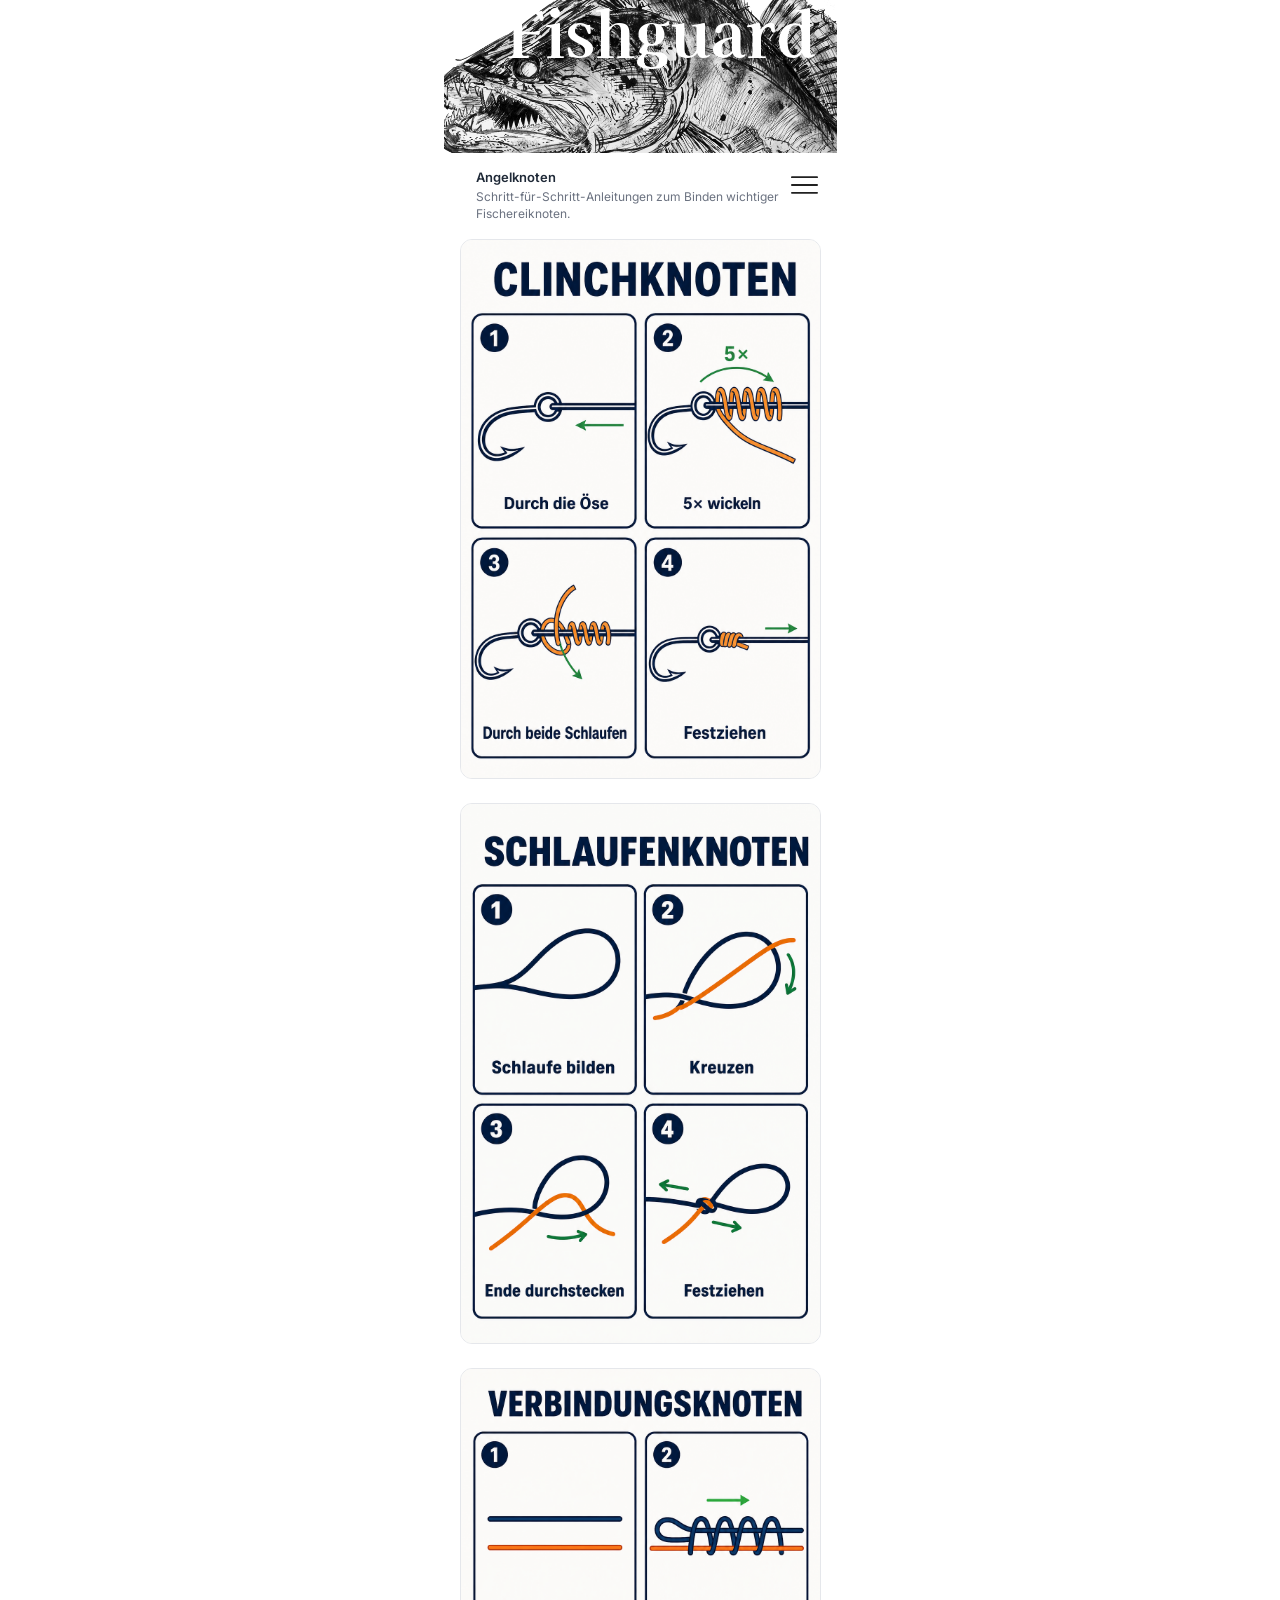
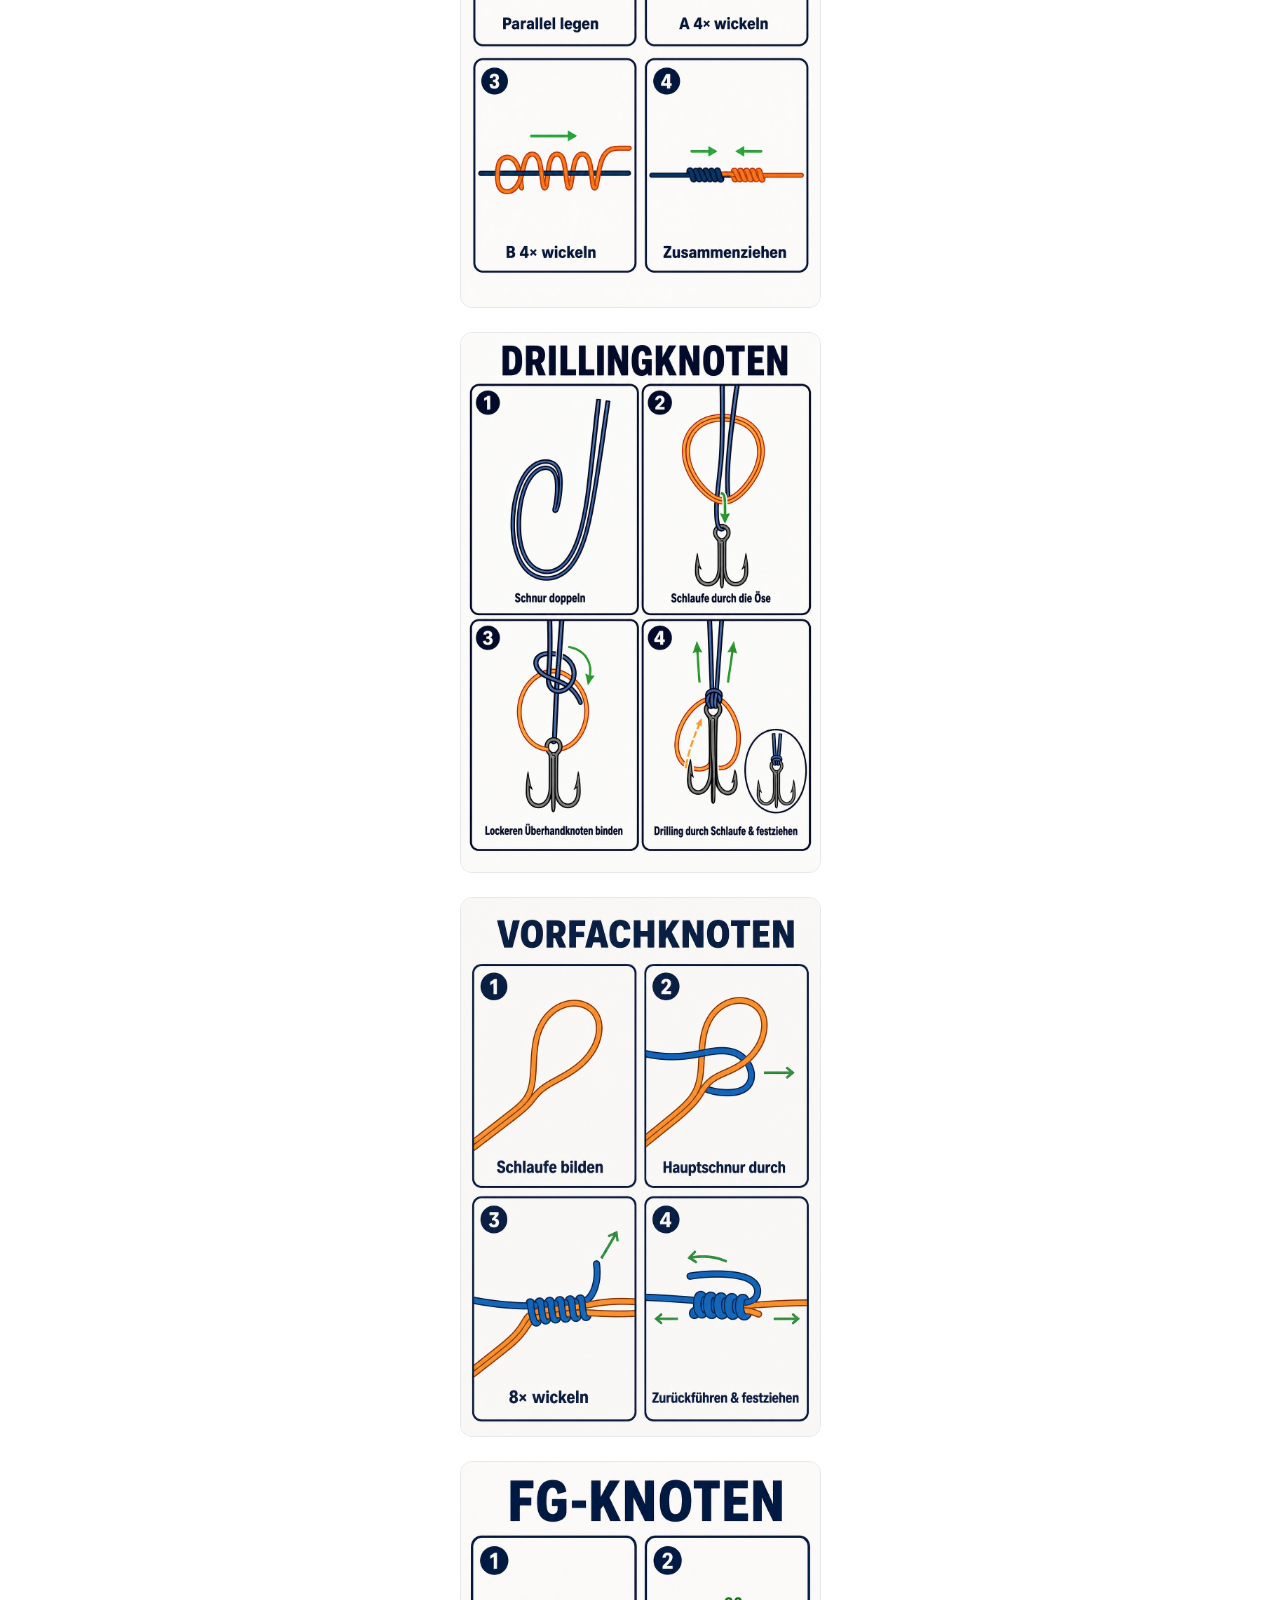
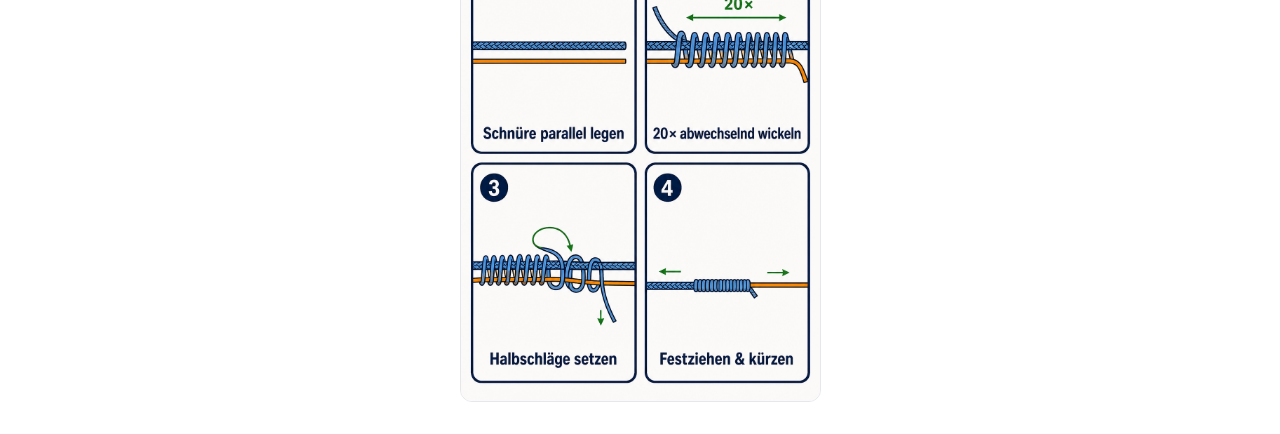
<file: knoten.html>
<!DOCTYPE html>
<html lang="de">
  <head>
    <meta charset="UTF-8" />
    <meta name="viewport" content="width=device-width, initial-scale=1.0" />
    <title>Fishguard &ndash; Knoten</title>
    <link rel="preconnect" href="https://fonts.googleapis.com" />
    <link rel="preconnect" href="https://fonts.gstatic.com" crossorigin />
    <link
      href="https://fonts.googleapis.com/css2?family=Inter:wght@400;600&family=Kaisei+Decol:wght@700&display=swap"
      rel="stylesheet"
    />
    <link rel="stylesheet" href="styles.css" />
  </head>
  <body>
    <div class="app">
      <header class="hero">
        <img
          class="hero__image"
          src="assets/header-fish.png"
          alt="Fisch Illustration"
        />
        <h1 class="hero__title">Fishguard</h1>
      </header>

      <section class="knots-section">
        <p class="knots-section__label">Angelknoten</p>
        <p class="knots-section__hint">
          Schritt-f&uuml;r-Schritt-Anleitungen zum Binden wichtiger Fischereiknoten.
        </p>

        <div class="menu knots-section__menu">
          <button
            id="menu-button"
            class="menu-button"
            type="button"
            aria-label="Men&uuml;"
            aria-expanded="false"
            aria-controls="nav-menu"
          >
            <img
              class="menu-button__icon"
              src="assets/menu-icon.svg"
              alt=""
              aria-hidden="true"
            />
          </button>
          <nav id="nav-menu" class="nav-menu" hidden>
            <a class="nav-menu__link" href="index.html">Fisch</a>
            <a class="nav-menu__link" href="gewaesser.html">Gew&auml;sser</a>
            <a class="nav-menu__link nav-menu__link--active" href="knoten.html"
              >Knoten</a
            >
          </nav>
        </div>

        <ul class="knots-list">
          <li class="knots-list__item">
            <img
              class="knots-list__image"
              src="assets/knots/clinchknoten.png"
              alt="Clinchknoten &ndash; Schritt-f&uuml;r-Schritt-Anleitung zum Binden eines Fischereiknotens am Einzelhaken"
              width="1024"
              height="1536"
            />
          </li>
          <li class="knots-list__item">
            <img
              class="knots-list__image"
              src="assets/knots/schlaufenknoten.png"
              alt="Schlaufenknoten &ndash; Schritt-f&uuml;r-Schritt-Anleitung f&uuml;r einen einfachen &Uuml;berhand-Schlaufenknoten"
              width="1024"
              height="1536"
              loading="lazy"
            />
          </li>
          <li class="knots-list__item">
            <img
              class="knots-list__image"
              src="assets/knots/verbindungsknoten.png"
              alt="Verbindungsknoten &ndash; Schritt-f&uuml;r-Schritt-Anleitung zum Verbinden zweier Angelschn&uuml;re mit dem Doppel-Uni-Knoten"
              width="1024"
              height="1536"
              loading="lazy"
            />
          </li>
          <li class="knots-list__item">
            <img
              class="knots-list__image"
              src="assets/knots/drillingknoten.png"
              alt="Drillingknoten &ndash; Schritt-f&uuml;r-Schritt-Anleitung zum Anbinden eines Drillinghakens mit dem Palomar-Knoten"
              width="1024"
              height="1536"
              loading="lazy"
            />
          </li>
          <li class="knots-list__item">
            <img
              class="knots-list__image"
              src="assets/knots/vorfachknoten.png"
              alt="Vorfachknoten &ndash; Schritt-f&uuml;r-Schritt-Anleitung zum Verbinden von Hauptschnur und Vorfach mit dem Albright-Knoten"
              width="1024"
              height="1536"
              loading="lazy"
            />
          </li>
          <li class="knots-list__item">
            <img
              class="knots-list__image"
              src="assets/knots/fg-knoten.png"
              alt="FG-Knoten &ndash; Schritt-f&uuml;r-Schritt-Anleitung zum Verbinden einer geflochtenen Hauptschnur mit einem Fluorocarbon-Vorfach"
              width="1024"
              height="1536"
              loading="lazy"
            />
          </li>
        </ul>
      </section>
    </div>

    <script src="menu.js"></script>
  </body>
</html>
</file>
<file: styles.css>
*,
*::before,
*::after {
  box-sizing: border-box;
  margin: 0;
  padding: 0;
}

:root {
  --color-black: #1f2937;
  --color-gray: #6b7280;
  --color-border: #e5e7eb;
  --color-white: #ffffff;
  --max-width: 393px;
}

html {
  -webkit-font-smoothing: antialiased;
}

body {
  background: var(--color-white);
  color: var(--color-black);
  font-family: "Inter", system-ui, sans-serif;
  min-height: 100dvh;
}

.app {
  margin: 0 auto;
  max-width: var(--max-width);
  min-height: 100dvh;
  position: relative;
  width: 100%;
}

/* Header */
.hero {
  height: 153px;
  overflow: hidden;
  position: relative;
  width: 100%;
}

.hero__image {
  height: 156px;
  left: -58px;
  object-fit: cover;
  position: absolute;
  top: -3px;
  width: 611px;
}

.hero__title {
  color: var(--color-white);
  font-family: "Kaisei Decol", Georgia, serif;
  font-size: 64px;
  font-weight: 700;
  left: 61px;
  line-height: 1;
  position: absolute;
  top: -2px;
  width: calc(100% - 61px);
}

/* Search section */
.search-section {
  padding: 16px 32px 0;
}

.search-section__label {
  color: var(--color-black);
  font-size: 13px;
  font-weight: 600;
  margin-bottom: 8px;
}

.search-row {
  align-items: center;
  display: flex;
  gap: 16px;
}

.search-bar {
  align-items: center;
  background: var(--color-white);
  border: 1px solid var(--color-border);
  border-radius: 8px;
  display: flex;
  flex: 1;
  gap: 16px;
  min-width: 0;
  padding: 12px 14px;
}

.search-bar__icon {
  display: block;
  flex-shrink: 0;
  height: 16px;
  object-fit: contain;
  width: 16px;
}

.search-bar__input {
  background: transparent;
  border: none;
  color: var(--color-black);
  flex: 1;
  font-family: inherit;
  font-size: 14px;
  min-width: 0;
  outline: none;
}

.search-bar__input::placeholder {
  color: var(--color-gray);
}

.menu {
  flex-shrink: 0;
  position: relative;
}

.menu-button {
  align-items: center;
  background: transparent;
  border: none;
  cursor: pointer;
  display: flex;
  flex-shrink: 0;
  height: 32px;
  justify-content: center;
  padding: 0;
  width: 32px;
}

.menu-button__icon {
  display: block;
  height: 18px;
  object-fit: contain;
  width: 28px;
}

.nav-menu {
  background: var(--color-white);
  border: 1px solid var(--color-border);
  border-radius: 8px;
  box-shadow: 0 4px 12px rgba(31, 41, 55, 0.12);
  display: flex;
  flex-direction: column;
  min-width: 140px;
  position: absolute;
  right: 0;
  top: calc(100% + 8px);
  z-index: 10;
}

.nav-menu[hidden] {
  display: none;
}

.nav-menu__link {
  color: var(--color-black);
  font-size: 14px;
  font-weight: 600;
  padding: 12px 16px;
  text-decoration: none;
}

.nav-menu__link:hover {
  background: #f9fafb;
}

.nav-menu__link--active {
  color: var(--color-gray);
}

.nav-menu__link + .nav-menu__link {
  border-top: 1px solid var(--color-border);
}

/* Data table */
.data-table {
  margin-top: 24px;
  padding: 0 27px 32px;
}

.data-table__header {
  display: grid;
  font-family: "Iosevka", "Iosevka Charon", "Courier New", monospace;
  font-size: 14px;
  font-weight: 700;
  gap: 8px;
  margin-bottom: 12px;
}

.data-table__header--fish {
  grid-template-columns: 1.2fr 1fr 1fr 1fr;
}

.data-table__header--gewaesser {
  grid-template-columns: 1.2fr 0.8fr 1.5fr;
}

.data-table__sort {
  align-items: center;
  background: transparent;
  border: 0;
  color: inherit;
  cursor: pointer;
  display: inline-flex;
  font: inherit;
  font-weight: inherit;
  gap: 4px;
  text-align: left;
}

.data-table__sort:hover {
  text-decoration: underline;
}

.data-table__sort:focus-visible {
  outline: 2px solid var(--color-black);
  outline-offset: 2px;
}

.data-table__sort-icon {
  visibility: hidden;
}

.data-table__sort[aria-sort="ascending"] .data-table__sort-icon,
.data-table__sort[aria-sort="descending"] .data-table__sort-icon {
  visibility: visible;
}

.data-table__sort[aria-sort="ascending"] .data-table__sort-icon::before {
  content: "▲";
}

.data-table__sort[aria-sort="descending"] .data-table__sort-icon::before {
  content: "▼";
}

.data-table__body {
  display: flex;
  flex-direction: column;
}

.data-row {
  border-bottom: 1px solid var(--color-black);
  display: grid;
  font-family: "Iosevka", "Iosevka Charon", "Courier New", monospace;
  font-size: 14px;
  font-weight: 700;
  gap: 8px;
  padding: 10px 0;
  word-break: break-word;
}

.data-row--fish {
  grid-template-columns: 1.2fr 1fr 1fr 1fr;
}

.data-row--gewaesser {
  grid-template-columns: 1.2fr 0.8fr 1.5fr;
}

.data-row:first-child {
  padding-top: 0;
}

.data-row__name {
  padding-right: 4px;
}

.data-table__empty {
  color: var(--color-gray);
  font-family: "Inter", sans-serif;
  font-size: 14px;
  font-weight: 400;
  padding: 24px 0;
  text-align: center;
}

/* Knoten */
.knots-section {
  padding: 16px 16px 32px;
  position: relative;
}

.knots-section__label {
  color: var(--color-black);
  font-size: 13px;
  font-weight: 600;
  margin-bottom: 4px;
  padding: 0 16px;
}

.knots-section__hint {
  color: var(--color-gray);
  font-size: 12px;
  line-height: 1.4;
  margin-bottom: 16px;
  padding: 0 16px;
}

.knots-section__menu {
  position: absolute;
  right: 16px;
  top: 16px;
}

.knots-list {
  display: flex;
  flex-direction: column;
  gap: 24px;
  list-style: none;
}

.knots-list__item {
  border: 1px solid var(--color-border);
  border-radius: 12px;
  overflow: hidden;
}

.knots-list__image {
  display: block;
  height: auto;
  width: 100%;
}
</file>
